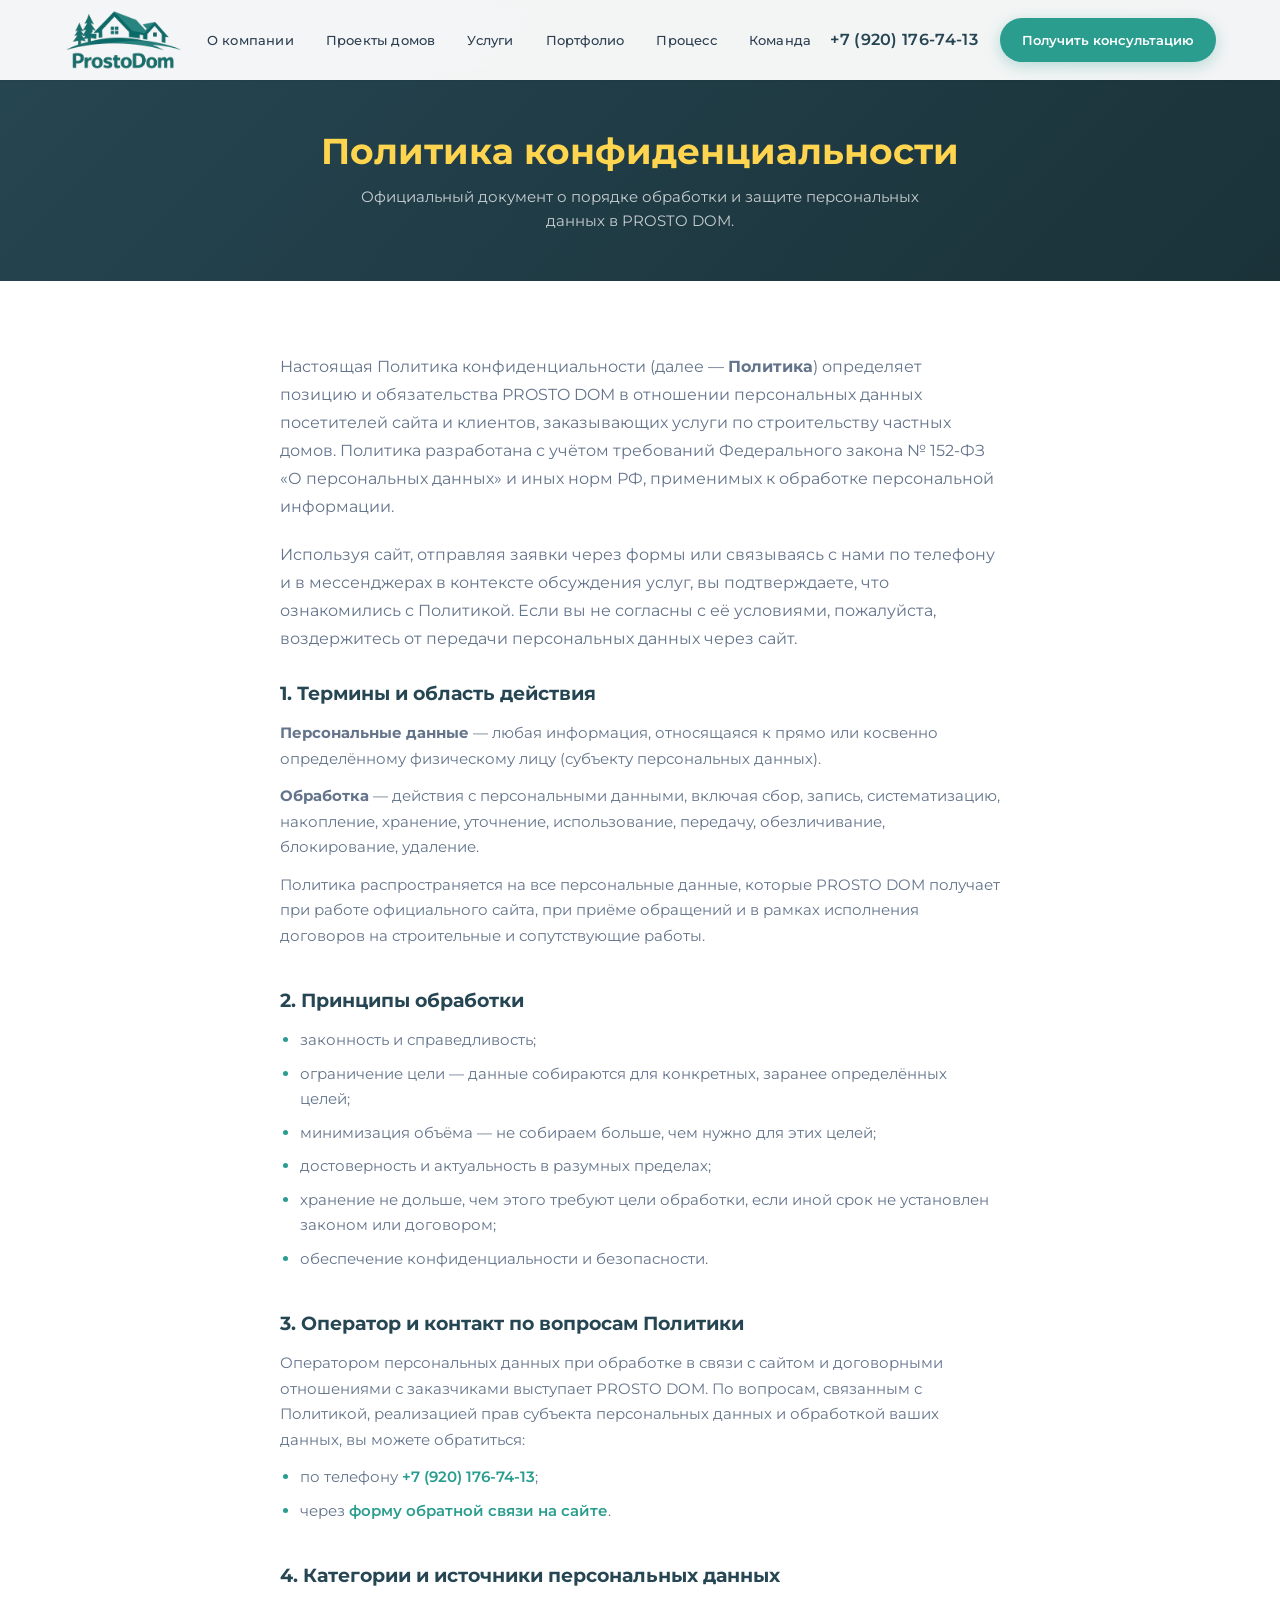
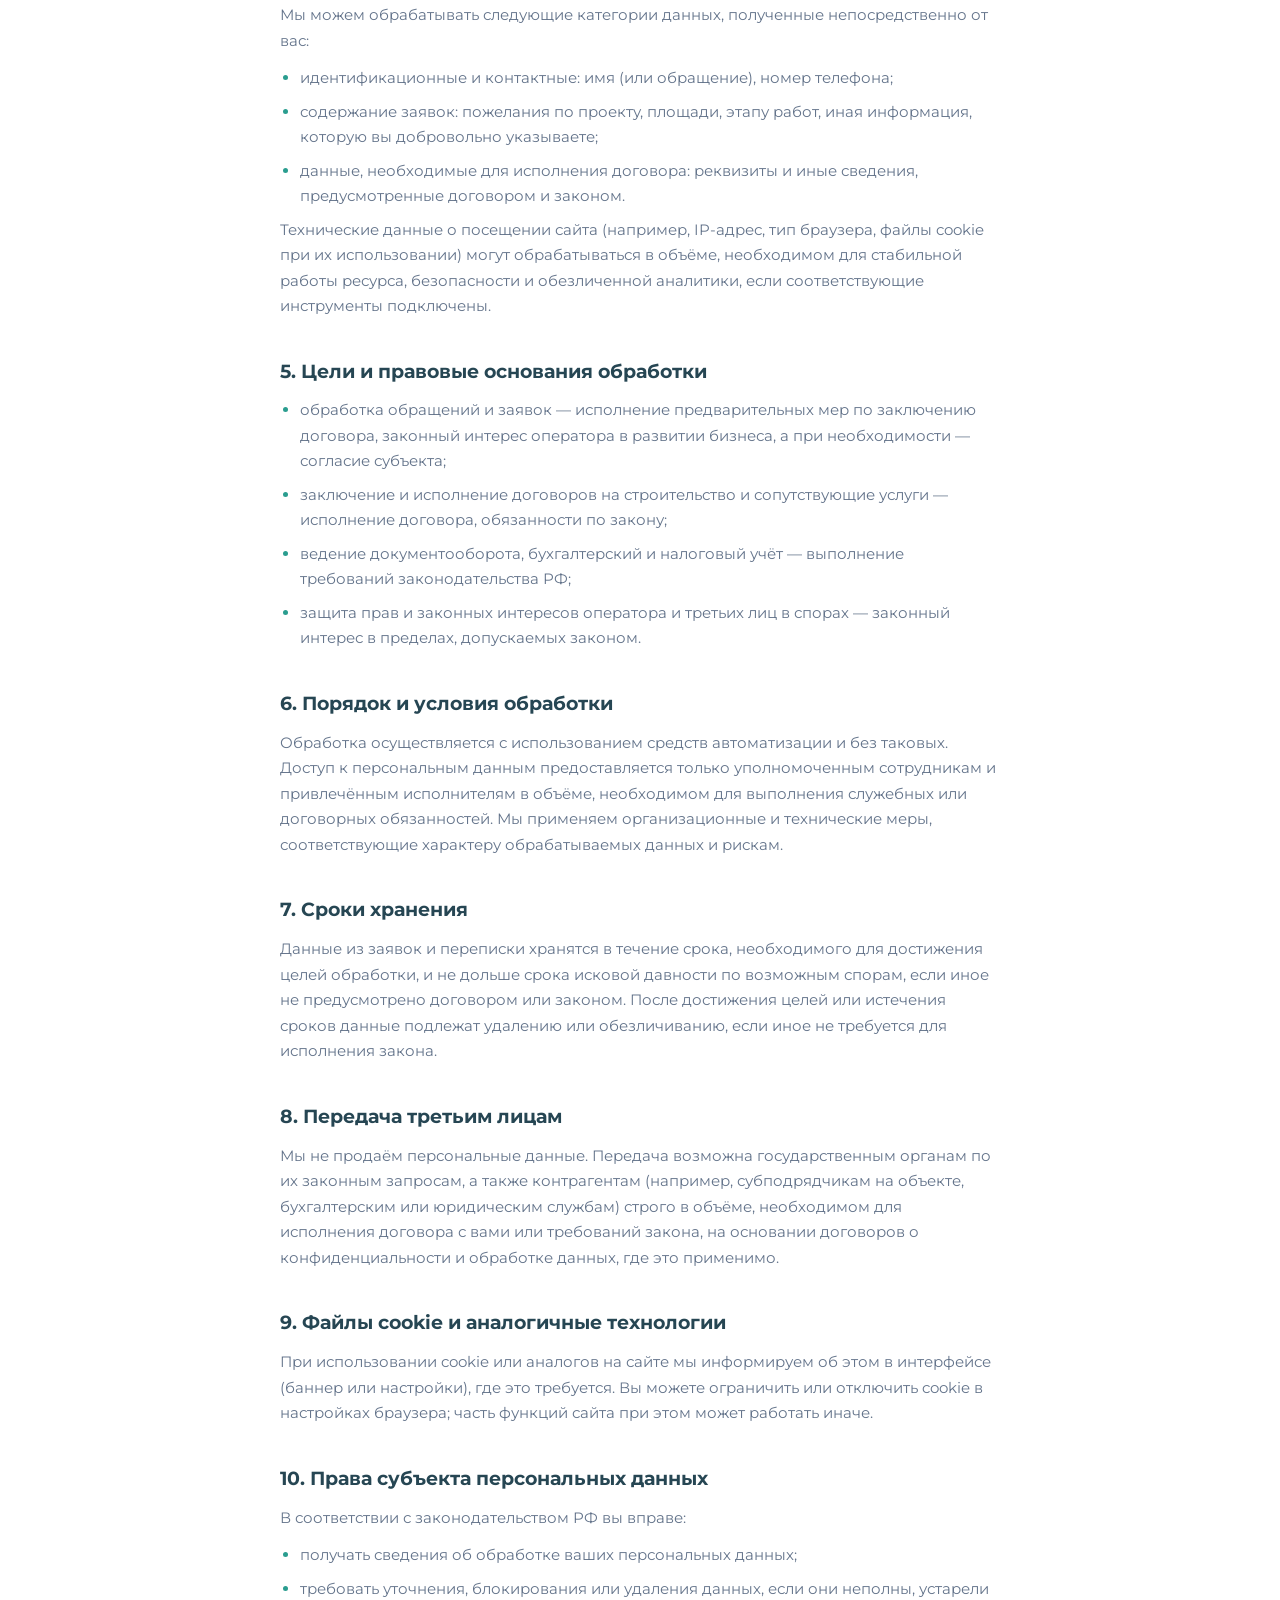
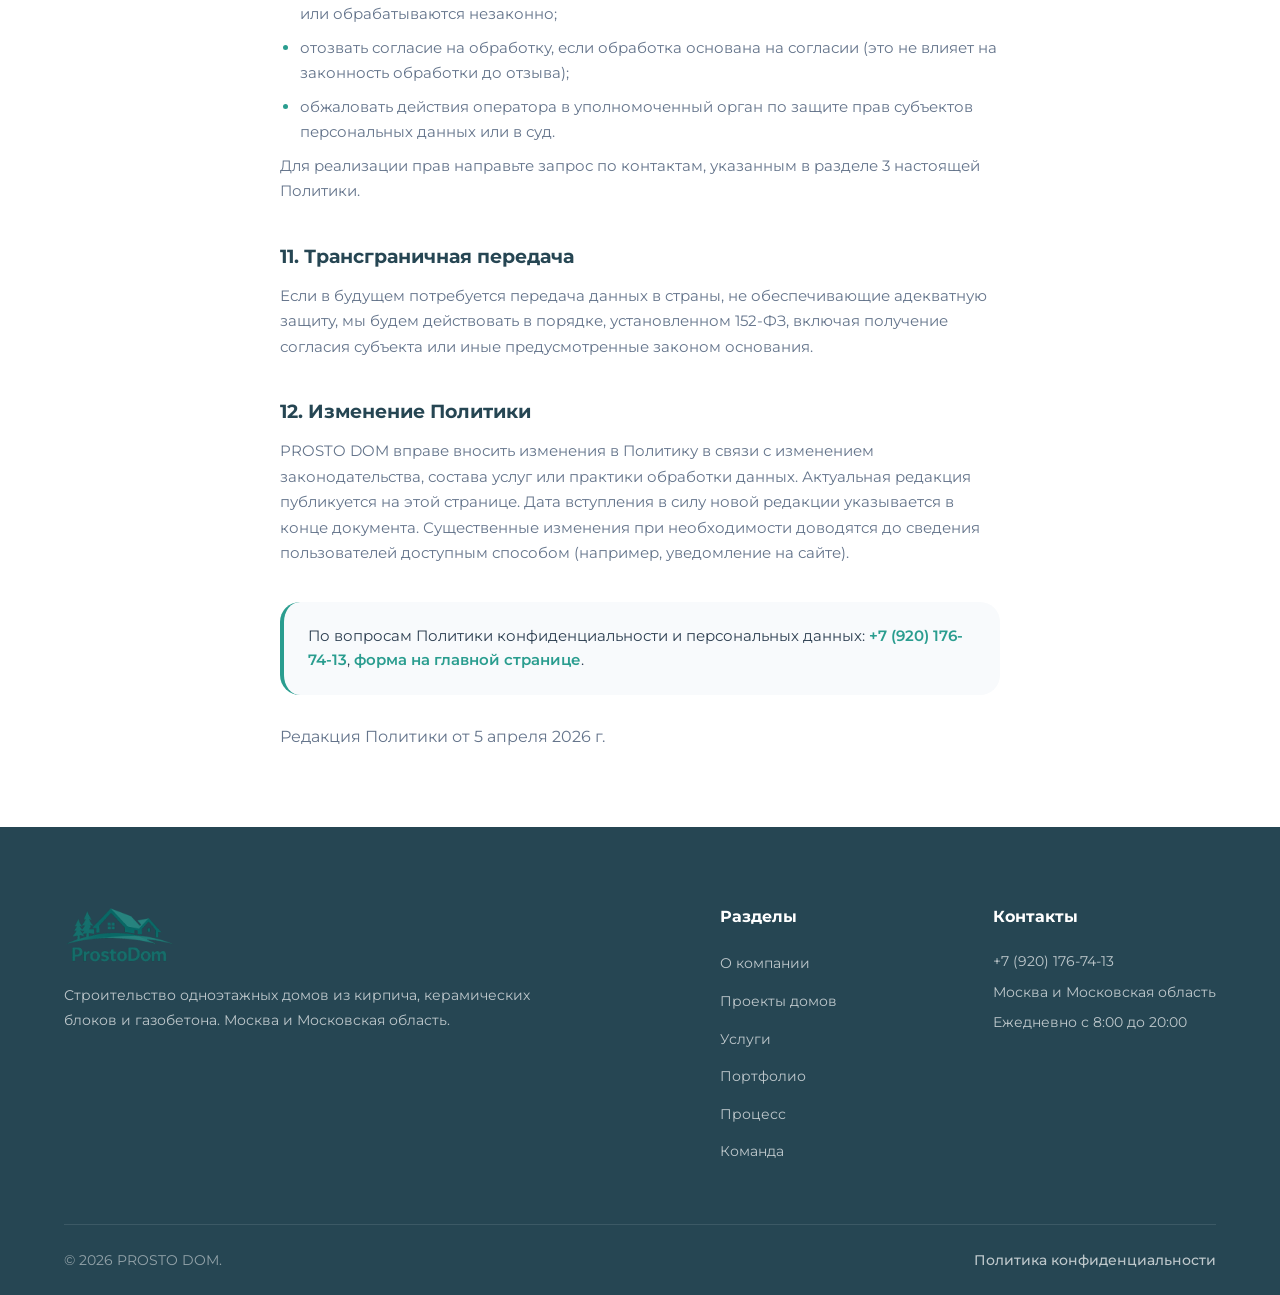
<file: pages/privacy.html>
<!DOCTYPE html>
<html lang="ru">
<head>
    <meta charset="UTF-8">
    <meta name="viewport" content="width=device-width, initial-scale=1.0, viewport-fit=cover">
    <title>Политика конфиденциальности | PROSTO DOM</title>
    <link rel="icon" href="../assets/images/favicon-tab.png" type="image/png">
    <link rel="apple-touch-icon" href="../assets/images/favicon-tab.png">
    <link rel="preconnect" href="https://fonts.googleapis.com">
    <link rel="preconnect" href="https://fonts.gstatic.com" crossorigin>
    <link href="https://fonts.googleapis.com/css2?family=Montserrat:wght@300;400;500;600;700&display=swap" rel="stylesheet">
    <link rel="stylesheet" href="../assets/css/styles.css">
    <link rel="stylesheet" href="../assets/css/legal-page.css">
</head>
<body>
    <nav class="navbar">
        <div class="container">
            <div class="nav-wrapper">
                <a href="../index.html" class="logo">
                    <img src="../assets/images/logo.png" alt="PROSTO DOM" class="logo-img">
                </a>
                <ul class="nav-menu">
                    <li><a href="about.html" class="nav-link">О компании</a></li>
                    <li><a href="../index.html#products" class="nav-link">Проекты домов</a></li>
                    <li><a href="services.html" class="nav-link">Услуги</a></li>
                    <li><a href="../index.html#gallery" class="nav-link">Портфолио</a></li>
                    <li><a href="../index.html#payment" class="nav-link">Процесс</a></li>
                    <li><a href="team.html" class="nav-link">Команда</a></li>
                </ul>
                <div class="nav-end">
                    <a href="tel:+79201767413" class="nav-phone">+7 (920) 176-74-13</a>
                    <a href="../index.html#contact" class="btn btn-primary">Получить консультацию</a>
                    <button type="button" class="mobile-menu-btn">
                        <span></span>
                        <span></span>
                        <span></span>
                    </button>
                </div>
            </div>
        </div>
    </nav>

    <header class="legal-hero">
        <div class="container">
            <h1>Политика конфиденциальности</h1>
            <p>Официальный документ о порядке обработки и защите персональных данных в PROSTO DOM.</p>
        </div>
    </header>

    <main class="legal-doc">
        <div class="container">
            <div class="legal-doc-inner">
                <p class="legal-policy-lead">
                    Настоящая Политика конфиденциальности (далее — <strong>Политика</strong>) определяет позицию и обязательства PROSTO DOM
                    в отношении персональных данных посетителей сайта и клиентов, заказывающих услуги по строительству частных домов.
                    Политика разработана с учётом требований Федерального закона № 152-ФЗ «О персональных данных» и иных норм РФ,
                    применимых к обработке персональной информации.
                </p>
                <p>
                    Используя сайт, отправляя заявки через формы или связываясь с нами по телефону и в мессенджерах в контексте обсуждения услуг,
                    вы подтверждаете, что ознакомились с Политикой. Если вы не согласны с её условиями, пожалуйста, воздержитесь от передачи персональных данных через сайт.
                </p>

                <section class="legal-section">
                    <h2>1. Термины и область действия</h2>
                    <p>
                        <strong>Персональные данные</strong> — любая информация, относящаяся к прямо или косвенно определённому физическому лицу (субъекту персональных данных).
                    </p>
                    <p>
                        <strong>Обработка</strong> — действия с персональными данными, включая сбор, запись, систематизацию, накопление, хранение, уточнение, использование, передачу, обезличивание, блокирование, удаление.
                    </p>
                    <p>
                        Политика распространяется на все персональные данные, которые PROSTO DOM получает при работе официального сайта, при приёме обращений и в рамках исполнения договоров на строительные и сопутствующие работы.
                    </p>
                </section>

                <section class="legal-section">
                    <h2>2. Принципы обработки</h2>
                    <ul>
                        <li>законность и справедливость;</li>
                        <li>ограничение цели — данные собираются для конкретных, заранее определённых целей;</li>
                        <li>минимизация объёма — не собираем больше, чем нужно для этих целей;</li>
                        <li>достоверность и актуальность в разумных пределах;</li>
                        <li>хранение не дольше, чем этого требуют цели обработки, если иной срок не установлен законом или договором;</li>
                        <li>обеспечение конфиденциальности и безопасности.</li>
                    </ul>
                </section>

                <section class="legal-section">
                    <h2>3. Оператор и контакт по вопросам Политики</h2>
                    <p>
                        Оператором персональных данных при обработке в связи с сайтом и договорными отношениями с заказчиками выступает PROSTO DOM.
                        По вопросам, связанным с Политикой, реализацией прав субъекта персональных данных и обработкой ваших данных, вы можете обратиться:
                    </p>
                    <ul>
                        <li>по телефону <a href="tel:+79201767413">+7 (920) 176-74-13</a>;</li>
                        <li>через <a href="../index.html#contact">форму обратной связи на сайте</a>.</li>
                    </ul>
                </section>

                <section class="legal-section">
                    <h2>4. Категории и источники персональных данных</h2>
                    <p>Мы можем обрабатывать следующие категории данных, полученные непосредственно от вас:</p>
                    <ul>
                        <li>идентификационные и контактные: имя (или обращение), номер телефона;</li>
                        <li>содержание заявок: пожелания по проекту, площади, этапу работ, иная информация, которую вы добровольно указываете;</li>
                        <li>данные, необходимые для исполнения договора: реквизиты и иные сведения, предусмотренные договором и законом.</li>
                    </ul>
                    <p>
                        Технические данные о посещении сайта (например, IP-адрес, тип браузера, файлы cookie при их использовании) могут обрабатываться
                        в объёме, необходимом для стабильной работы ресурса, безопасности и обезличенной аналитики, если соответствующие инструменты подключены.
                    </p>
                </section>

                <section class="legal-section">
                    <h2>5. Цели и правовые основания обработки</h2>
                    <ul>
                        <li>обработка обращений и заявок — исполнение предварительных мер по заключению договора, законный интерес оператора в развитии бизнеса, а при необходимости — согласие субъекта;</li>
                        <li>заключение и исполнение договоров на строительство и сопутствующие услуги — исполнение договора, обязанности по закону;</li>
                        <li>ведение документооборота, бухгалтерский и налоговый учёт — выполнение требований законодательства РФ;</li>
                        <li>защита прав и законных интересов оператора и третьих лиц в спорах — законный интерес в пределах, допускаемых законом.</li>
                    </ul>
                </section>

                <section class="legal-section">
                    <h2>6. Порядок и условия обработки</h2>
                    <p>
                        Обработка осуществляется с использованием средств автоматизации и без таковых. Доступ к персональным данным предоставляется только уполномоченным сотрудникам и привлечённым исполнителям в объёме,
                        необходимом для выполнения служебных или договорных обязанностей. Мы применяем организационные и технические меры, соответствующие характеру обрабатываемых данных и рискам.
                    </p>
                </section>

                <section class="legal-section">
                    <h2>7. Сроки хранения</h2>
                    <p>
                        Данные из заявок и переписки хранятся в течение срока, необходимого для достижения целей обработки, и не дольше срока исковой давности по возможным спорам,
                        если иное не предусмотрено договором или законом. После достижения целей или истечения сроков данные подлежат удалению или обезличиванию, если иное не требуется для исполнения закона.
                    </p>
                </section>

                <section class="legal-section">
                    <h2>8. Передача третьим лицам</h2>
                    <p>
                        Мы не продаём персональные данные. Передача возможна государственным органам по их законным запросам, а также контрагентам (например, субподрядчикам на объекте, бухгалтерским или юридическим службам)
                        строго в объёме, необходимом для исполнения договора с вами или требований закона, на основании договоров о конфиденциальности и обработке данных, где это применимо.
                    </p>
                </section>

                <section class="legal-section">
                    <h2>9. Файлы cookie и аналогичные технологии</h2>
                    <p>
                        При использовании cookie или аналогов на сайте мы информируем об этом в интерфейсе (баннер или настройки), где это требуется.
                        Вы можете ограничить или отключить cookie в настройках браузера; часть функций сайта при этом может работать иначе.
                    </p>
                </section>

                <section class="legal-section">
                    <h2>10. Права субъекта персональных данных</h2>
                    <p>В соответствии с законодательством РФ вы вправе:</p>
                    <ul>
                        <li>получать сведения об обработке ваших персональных данных;</li>
                        <li>требовать уточнения, блокирования или удаления данных, если они неполны, устарели или обрабатываются незаконно;</li>
                        <li>отозвать согласие на обработку, если обработка основана на согласии (это не влияет на законность обработки до отзыва);</li>
                        <li>обжаловать действия оператора в уполномоченный орган по защите прав субъектов персональных данных или в суд.</li>
                    </ul>
                    <p>Для реализации прав направьте запрос по контактам, указанным в разделе 3 настоящей Политики.</p>
                </section>

                <section class="legal-section">
                    <h2>11. Трансграничная передача</h2>
                    <p>
                        Если в будущем потребуется передача данных в страны, не обеспечивающие адекватную защиту, мы будем действовать в порядке, установленном 152-ФЗ,
                        включая получение согласия субъекта или иные предусмотренные законом основания.
                    </p>
                </section>

                <section class="legal-section">
                    <h2>12. Изменение Политики</h2>
                    <p>
                        PROSTO DOM вправе вносить изменения в Политику в связи с изменением законодательства, состава услуг или практики обработки данных.
                        Актуальная редакция публикуется на этой странице. Дата вступления в силу новой редакции указывается в конце документа.
                        Существенные изменения при необходимости доводятся до сведения пользователей доступным способом (например, уведомление на сайте).
                    </p>
                </section>

                <div class="legal-contact-box">
                    <p>
                        По вопросам Политики конфиденциальности и персональных данных: <a href="tel:+79201767413">+7 (920) 176-74-13</a>,
                        <a href="../index.html#contact">форма на главной странице</a>.
                    </p>
                </div>

                <p class="legal-updated">Редакция Политики от 5 апреля 2026 г.</p>
            </div>
        </div>
    </main>

    <footer class="footer">
        <div class="container">
            <div class="footer-content">
                <div class="footer-brand">
                    <a href="../index.html" class="logo">
                        <img src="../assets/images/logo.png" alt="PROSTO DOM" class="logo-img">
                    </a>
                    <p>Строительство одноэтажных домов из кирпича, керамических блоков и газобетона. Москва и Московская область.</p>
                </div>
                <div class="footer-links">
                    <h4>Разделы</h4>
                    <ul>
                        <li><a href="about.html">О компании</a></li>
                        <li><a href="../index.html#products">Проекты домов</a></li>
                        <li><a href="services.html">Услуги</a></li>
                        <li><a href="../index.html#gallery">Портфолио</a></li>
                        <li><a href="../index.html#payment">Процесс</a></li>
                        <li><a href="team.html">Команда</a></li>
                    </ul>
                </div>
                <div class="footer-contact">
                    <h4>Контакты</h4>
                    <p>+7 (920) 176-74-13</p>
                    <p>Москва и Московская область</p>
                    <p>Ежедневно с 8:00 до 20:00</p>
                </div>
            </div>
            <div class="footer-bottom">
                <p>© 2026 PROSTO DOM.</p>
                <a href="privacy.html" class="footer-bottom-link">Политика конфиденциальности</a>
            </div>
        </div>
    </footer>

    <script src="../assets/js/script.js"></script>
</body>
</html>
</file>
<file: assets/css/styles.css>
:root {
    --primary: #2A9D8F;
    --primary-dark: #21867a;
    --primary-light: #e8f6f5;
    --secondary: #264653;
    --accent: #ffd54f;
    --text: #2c3e50;
    --text-light: #64748b;
    --white: #ffffff;
    --gray-50: #f8fafc;
    --gray-100: #f1f5f9;
    --gray-200: #e2e8f0;
    --shadow-sm: 0 1px 2px 0 rgb(0 0 0 / 0.05);
    --shadow: 0 4px 6px -1px rgb(0 0 0 / 0.1), 0 2px 4px -2px rgb(0 0 0 / 0.1);
    --shadow-lg: 0 10px 15px -3px rgb(0 0 0 / 0.1), 0 4px 6px -4px rgb(0 0 0 / 0.1);
    --shadow-xl: 0 20px 25px -5px rgb(0 0 0 / 0.1), 0 8px 10px -6px rgb(0 0 0 / 0.1);
    --radius: 12px;
    --radius-lg: 20px;
    --transition: all 0.3s cubic-bezier(0.4, 0, 0.2, 1);
}

* {
    margin: 0;
    padding: 0;
    box-sizing: border-box;
}

html {
    scroll-behavior: smooth;
    -webkit-text-size-adjust: 100%;
    text-size-adjust: 100%;
}

body {
    font-family: 'Montserrat', sans-serif;
    color: var(--text);
    line-height: 1.6;
    background-color: var(--white);
    overflow-x: hidden;
}

body.nav-open {
    overflow: hidden;
}

.container {
    max-width: 1200px;
    margin: 0 auto;
    padding: 0 clamp(16px, 4vw, 24px);
    padding-left: max(clamp(16px, 4vw, 24px), env(safe-area-inset-left, 0px));
    padding-right: max(clamp(16px, 4vw, 24px), env(safe-area-inset-right, 0px));
}

h1, h2, h3, h4 {
    font-weight: 700;
    line-height: 1.2;
}

a {
    text-decoration: none;
    color: inherit;
    transition: var(--transition);
}

ul {
    list-style: none;
}

img {
    max-width: 100%;
    height: auto;
    display: block;
}

.btn {
    display: inline-flex;
    align-items: center;
    justify-content: center;
    padding: 12px 28px;
    font-size: 15px;
    font-weight: 600;
    border-radius: 50px;
    border: 2px solid transparent;
    cursor: pointer;
    transition: var(--transition);
    font-family: 'Montserrat', sans-serif;
}

.btn-primary {
    background-color: var(--primary);
    color: var(--white);
    box-shadow: 0 4px 15px rgba(42, 157, 143, 0.3);
}

.btn-primary:hover {
    background-color: var(--primary-dark);
    transform: translateY(-2px);
    box-shadow: 0 6px 20px rgba(42, 157, 143, 0.4);
}

.btn-accent {
    background-color: var(--accent);
    color: var(--secondary);
    box-shadow: 0 4px 15px rgba(255, 213, 79, 0.35);
}

.btn-accent:hover {
    background-color: #e6b82e;
    transform: translateY(-2px);
    box-shadow: 0 6px 20px rgba(255, 213, 79, 0.45);
}

.btn-outline {
    background-color: transparent;
    color: var(--primary);
    border-color: var(--primary);
}

.btn-outline:hover {
    background-color: var(--primary);
    color: var(--white);
}

.btn-large {
    padding: 16px 36px;
    font-size: 16px;
}

.btn-full {
    width: 100%;
}

.section-header {
    text-align: center;
    margin-bottom: 60px;
}

.section-header.left {
    text-align: left;
}

.section-header.light {
    color: var(--white);
}

.section-subtitle {
    display: inline-block;
    font-size: 14px;
    font-weight: 600;
    text-transform: uppercase;
    letter-spacing: 2px;
    color: var(--primary);
    margin-bottom: 12px;
}

.section-header.light .section-subtitle {
    color: var(--accent);
}

.section-title {
    font-size: 42px;
    color: var(--secondary);
    line-height: 1.2;
    overflow-wrap: anywhere;
    text-wrap: balance;
}

.contact-title-visible {
    color: #ffffff !important;
    text-shadow: 0 2px 4px rgba(0,0,0,0.3);
    font-weight: 700;
}

.section-header.light .section-title {
    color: var(--white);
}

.navbar {
    position: fixed;
    top: 0;
    left: 0;
    right: 0;
    background: rgba(255, 255, 255, 0.95);
    backdrop-filter: blur(10px);
    z-index: 1000;
    box-shadow: var(--shadow-sm);
    transition: var(--transition);
    padding-top: env(safe-area-inset-top, 0px);
}

.nav-wrapper {
    display: flex;
    align-items: center;
    justify-content: space-between;
    height: 80px;
}

.logo {
    display: inline-flex;
    align-items: center;
    flex-shrink: 0;
    width: fit-content;
    max-width: 100%;
    vertical-align: middle;
}

.logo-img {
    display: block;
    height: 60px;
    width: auto;
    max-width: min(360px, 70vw);
    object-fit: contain;
    flex-shrink: 0;
}

.footer-brand .logo-img {
    height: 56px;
    max-width: min(340px, 75vw);
}

.nav-menu {
    display: flex;
    gap: 32px;
    align-items: center;
}

.nav-link {
    font-size: 13px;
    font-weight: 500;
    color: var(--text);
    position: relative;
    letter-spacing: 0.2px;
    white-space: nowrap;
}

.nav-link::after {
    content: '';
    position: absolute;
    bottom: -4px;
    left: 0;
    width: 0;
    height: 2px;
    background-color: var(--primary);
    transition: var(--transition);
}

.nav-link:hover::after {
    width: 100%;
}

.nav-end {
    display: flex;
    align-items: center;
    gap: 16px;
    flex-shrink: 0;
}

.nav-phone {
    font-size: 16px;
    font-weight: 600;
    color: var(--secondary);
    white-space: nowrap;
    letter-spacing: 0.02em;
    transform: translateX(-6px);
}

.nav-phone:hover {
    color: var(--primary);
}

.nav-wrapper .btn {
    flex-shrink: 0;
    padding: 10px 20px;
    font-size: 13px;
}

.mobile-menu-btn {
    display: none;
    flex-direction: column;
    gap: 5px;
    background: none;
    border: none;
    cursor: pointer;
    padding: 5px;
}

.mobile-menu-btn span {
    display: block;
    width: 25px;
    height: 2px;
    background-color: var(--secondary);
    transition: var(--transition);
    transform-origin: center;
}

.mobile-menu-btn.active span:nth-child(1) {
    transform: translateY(7px) rotate(45deg);
}

.mobile-menu-btn.active span:nth-child(2) {
    opacity: 0;
    transform: scaleX(0);
}

.mobile-menu-btn.active span:nth-child(3) {
    transform: translateY(-7px) rotate(-45deg);
}

.hero {
    padding: 160px 0 100px;
    position: relative;
    overflow: hidden;
    min-height: 100vh;
    display: flex;
    align-items: center;
    justify-content: center;
    background: linear-gradient(135deg, #f0f9f7 0%, #e8f4f2 50%, #f5fafa 100%);
}

.hero .container {
    max-width: 100%;
    padding: 0 60px;
}

.hero-content {
    display: grid;
    grid-template-columns: 1fr 3fr;
    gap: 80px;
    align-items: center;
    position: relative;
    z-index: 10;
    max-width: 1600px;
    margin: 0 auto;
}

.hero-text {
    text-align: left;
}

.hero-title {
    font-size: 52px;
    color: var(--secondary);
    margin-bottom: 24px;
    line-height: 1.15;
    text-align: left;
    overflow-wrap: anywhere;
    text-wrap: balance;
}

.hero-title .accent {
    color: var(--primary);
}

.hero-description {
    font-size: 17px;
    color: var(--text-light);
    margin-bottom: 32px;
    max-width: 480px;
    text-align: left;
    line-height: 1.7;
}

.hero-buttons {
    display: flex;
    gap: 16px;
    margin-bottom: 48px;
    justify-content: flex-start;
    flex-wrap: nowrap;
}

.hero-buttons .btn {
    white-space: nowrap;
    flex-shrink: 0;
}

.hero-stats {
    display: grid;
    grid-template-columns: repeat(3, minmax(0, 1fr));
    gap: clamp(10px, 3vw, 48px);
    width: 100%;
}

.stat-item {
    display: flex;
    flex-direction: column;
    align-items: flex-start;
    text-align: left;
    min-width: 0;
}

.stat-number {
    font-size: clamp(22px, 4.5vw, 36px);
    font-weight: 700;
    color: var(--primary);
    line-height: 1;
}

.stat-label {
    font-size: clamp(10px, 2.4vw, 14px);
    color: var(--text-light);
    margin-top: 6px;
    line-height: 1.25;
    hyphens: auto;
}

.hero-image {
    position: relative;
    margin: 0 auto;
    max-width: 100%;
}

.hero-image-frame {
    border-radius: var(--radius-lg);
    overflow: hidden;
    box-shadow: var(--shadow-xl);
}

.hero-image-frame img {
    width: 100%;
    height: 450px;
    object-fit: cover;
    display: block;
    border-radius: var(--radius-lg);
}

.floating-card {
    position: absolute;
    bottom: clamp(20px, 4vw, 32px);
    right: clamp(12px, 3vw, 28px);
    left: auto;
    background: var(--white);
    padding: 18px 22px;
    border-radius: var(--radius);
    box-shadow: var(--shadow-lg);
    display: flex;
    align-items: center;
    gap: 12px;
    z-index: 10;
    width: auto;
    max-width: min(300px, 46vw);
    box-sizing: border-box;
}

@media (max-width: 900px) {
    .hero-image {
        display: flex;
        flex-direction: column-reverse;
        gap: 20px;
        align-items: stretch;
    }

    .floating-card {
        position: relative;
        bottom: auto;
        right: auto;
        left: auto;
        width: 100%;
        max-width: none;
        z-index: 1;
    }
}

.floating-card span {
    font-size: 14px;
    color: var(--text-light);
    line-height: 1.4;
}

.floating-card strong {
    color: var(--primary);
    font-size: 18px;
}

.hero-scroll {
    position: absolute;
    bottom: 28px;
    left: 50%;
    transform: translateX(-50%);
    z-index: 20;
    display: flex;
    align-items: center;
    justify-content: center;
    text-decoration: none;
    color: var(--primary);
    transition: color 0.25s ease, opacity 0.25s ease;
}

.hero-scroll:hover {
    color: var(--primary-dark);
    opacity: 1;
}

.hero-scroll:focus-visible {
    outline: 2px solid var(--primary);
    outline-offset: 8px;
    border-radius: 4px;
}

.hero-scroll-chevron {
    display: block;
    animation: heroScrollNudge 2.2s ease-in-out infinite;
}

@keyframes heroScrollNudge {
    0%, 100% { transform: translateY(0); }
    50% { transform: translateY(8px); }
}

.about {
    position: relative;
    z-index: 2;
    padding: 100px 0;
    background-color: var(--white);
}

.about-grid {
    display: grid;
    grid-template-columns: 1fr 1fr;
    gap: 80px;
    align-items: center;
}

.about-image-wrapper {
    display: flex;
    flex-direction: column;
    gap: 16px;
}

.about-image {
    position: relative;
    border-radius: var(--radius-lg);
    overflow: hidden;
    isolation: isolate;
}

.about-image img {
    width: 100%;
    height: 500px;
    object-fit: cover;
    border-radius: var(--radius-lg);
    display: block;
}

.about-hero-title {
    max-width: 22em;
    margin-left: auto;
    margin-right: auto;
    text-wrap: balance;
}

.experience-badge {
    position: absolute;
    bottom: 20px;
    left: 20px;
    background: var(--primary);
    color: var(--white);
    padding: 12px 18px;
    border-radius: var(--radius);
    text-align: center;
    z-index: 2;
    display: flex;
    flex-direction: column;
    align-items: center;
    justify-content: center;
    gap: 2px;
    box-sizing: border-box;
}

.about-history-btn {
    align-self: center;
    padding: 12px 24px;
    font-size: 14px;
    border-color: var(--primary);
    color: var(--primary);
}

.about-history-btn:hover {
    background: var(--primary);
    color: var(--white);
}

.exp-number {
    display: block;
    font-size: 48px;
    font-weight: 700;
    line-height: 1;
}

.exp-text {
    font-size: 14px;
    font-weight: 500;
    opacity: 0.9;
}

.about-content h3 {
    font-size: 28px;
    color: var(--secondary);
    margin-bottom: 20px;
}

.about-content > p {
    color: var(--text-light);
    margin-bottom: 32px;
    font-size: 16px;
}

.about-content > .materials-intro {
    color: var(--primary);
    font-weight: 500;
    margin-bottom: 24px;
    margin-top: 16px;
}

.features-list {
    display: flex;
    flex-direction: column;
    gap: 24px;
}

.feature-item {
    display: flex;
    gap: 16px;
    align-items: flex-start;
}

.feature-icon {
    flex-shrink: 0;
    width: 48px;
    height: 48px;
    background: var(--primary-light);
    border-radius: 12px;
    display: flex;
    align-items: center;
    justify-content: center;
}

.feature-num {
    font-size: 17px;
    font-weight: 700;
    font-variant-numeric: tabular-nums;
    letter-spacing: 0.02em;
    color: var(--primary);
}

.feature-text h4 {
    font-size: 18px;
    color: var(--secondary);
    margin-bottom: 4px;
}

.feature-text p {
    font-size: 14px;
    color: var(--text-light);
}

.products {
    padding: 100px 0;
    background-color: var(--gray-50);
}

.products-grid {
    display: grid;
    grid-template-columns: repeat(3, 1fr);
    gap: 30px;
}

.product-card.full-width {
    grid-column: 1 / -1;
    display: grid;
    grid-template-columns: 0.5fr 1fr;
    gap: 0;
    max-height: 300px;
    overflow: hidden;
}

.product-card.full-width .product-image {
    height: 300px;
    min-height: unset;
}

.product-card.full-width .product-image img {
    height: 300px;
    min-height: unset;
    width: 100%;
    object-fit: contain;
    object-position: center;
    background: #f0f0f0;
}

.product-card.full-width .product-content {
    display: flex;
    flex-direction: column;
    justify-content: center;
    padding: 6px 14px;
}

.product-card.full-width h3 {
    font-size: 22px;
    color: var(--secondary);
    margin-bottom: 12px;
}

.product-card.full-width p {
    display: block;
    font-size: 14px;
    margin-bottom: 14px;
    line-height: 1.6;
    color: var(--text-light);
}

.product-card.full-width .full-width-desc {
    font-size: 14px;
    font-weight: 400;
    line-height: 1.6;
    color: var(--text-light);
    margin-bottom: 14px;
}

.product-card.full-width .product-specs {
    display: none;
}

.product-card.full-width .product-footer {
    margin-top: 2px;
}

.product-card.full-width .product-price {
    font-size: 17px;
    font-weight: 700;
    color: var(--primary);
}

.product-card {
    background: var(--white);
    border-radius: var(--radius-lg);
    overflow: hidden;
    box-shadow: var(--shadow);
    transition: var(--transition);
}

.product-card:hover {
    transform: translateY(-10px);
    box-shadow: var(--shadow-xl);
}

.product-card.featured {
    transform: scale(1.05);
    box-shadow: var(--shadow-xl);
    border: 2px solid var(--accent);
}

.product-card.featured:hover {
    transform: scale(1.05) translateY(-10px);
}

.product-image {
    position: relative;
    height: 240px;
    overflow: hidden;
}

.product-image img {
    width: 100%;
    height: 100%;
    object-fit: cover;
    transition: var(--transition);
}

.product-card:hover .product-image img {
    transform: scale(1.1);
}

.product-badge {
    position: absolute;
    top: 16px;
    left: 16px;
    background: var(--primary);
    color: var(--white);
    padding: 6px 14px;
    border-radius: 20px;
    font-size: 12px;
    font-weight: 600;
    text-transform: uppercase;
}

.product-badge.premium {
    background: var(--accent);
    color: var(--secondary);
}

.product-badge.green {
    background: var(--primary);
    color: var(--white);
}

.product-content {
    padding: 28px;
}

.product-content h3 {
    font-size: 22px;
    color: var(--secondary);
    margin-bottom: 12px;
}

.product-content > p {
    font-size: 14px;
    color: var(--text-light);
    margin-bottom: 20px;
    line-height: 1.6;
}

.product-specs {
    margin-bottom: 24px;
}

.product-specs li {
    display: flex;
    align-items: center;
    gap: 8px;
    font-size: 14px;
    color: var(--text);
    margin-bottom: 8px;
}

.product-footer {
    display: flex;
    align-items: center;
    justify-content: space-between;
    flex-wrap: wrap;
    gap: 12px;
    padding-top: 20px;
    border-top: 1px solid var(--gray-200);
}

.product-price {
    font-size: 17px;
    font-weight: 700;
    color: var(--primary);
}

.product-footer .btn {
    padding: 10px 20px;
    font-size: 13px;
}

.advantages {
    padding: 100px 0;
    background: linear-gradient(135deg, var(--secondary) 0%, #1a3238 100%);
    position: relative;
    overflow: hidden;
}

.advantages::before {
    content: '';
    position: absolute;
    top: 0;
    left: 0;
    right: 0;
    bottom: 0;
    background: url("data:image/svg+xml,%3Csvg width='60' height='60' viewBox='0 0 60 60' xmlns='http://www.w3.org/2000/svg'%3E%3Cg fill='none' fill-rule='evenodd'%3E%3Cg fill='%232A9D8F' fill-opacity='0.05'%3E%3Cpath d='M36 34v-4h-2v4h-4v2h4v4h2v-4h4v-2h-4zm0-30V0h-2v4h-4v2h4v4h2V6h4V4h-4zM6 34v-4H4v4H0v2h4v4h2v-4h4v-2H6zM6 4V0H4v4H0v2h4v4h2V6h4V4H6z'/%3E%3C/g%3E%3C/g%3E%3C/svg%3E");
    opacity: 0.5;
    pointer-events: none;
}

.advantages-grid {
    display: grid;
    grid-template-columns: repeat(4, 1fr);
    gap: 30px;
    position: relative;
    z-index: 1;
}

.advantages-footer {
    display: flex;
    justify-content: center;
    margin-top: 50px;
}

.advantage-card {
    background: rgba(255, 255, 255, 0.05);
    backdrop-filter: blur(10px);
    border: 1px solid rgba(255, 255, 255, 0.1);
    border-radius: var(--radius);
    padding: 40px 28px;
    text-align: center;
    transition: var(--transition);
    min-height: 280px;
    display: flex;
    flex-direction: column;
    align-items: center;
}

.advantage-card:hover {
    background: rgba(255, 255, 255, 0.1);
    transform: translateY(-5px);
}

.advantage-icon {
    width: 64px;
    height: 64px;
    background: var(--primary);
    border-radius: 50%;
    display: flex;
    align-items: center;
    justify-content: center;
    margin: 0 auto 24px;
    color: var(--white);
    flex-shrink: 0;
}

.advantage-card h3 {
    font-size: 20px;
    color: var(--white);
    margin-bottom: 12px;
}

.advantage-card p {
    font-size: 14px;
    color: rgba(255, 255, 255, 0.7);
    line-height: 1.6;
}

.gallery {
    padding: 100px 0;
    background-color: var(--white);
}

.gallery .container {
    display: flex;
    flex-direction: column;
}

.gallery-horizontal {
    display: grid;
    grid-template-columns: 2fr 1fr 1fr;
    gap: 20px;
    align-items: start;
}

.gallery-first-column {
    display: flex;
    flex-direction: column;
    gap: 16px;
    min-width: 0;
}

.gallery-item-large {
    position: relative;
    height: 500px;
    border-radius: var(--radius);
    overflow: hidden;
}

.gallery-item-large-visual {
    position: relative;
    height: 100%;
    cursor: pointer;
}

.gallery-item-large-visual img {
    width: 100%;
    height: 100%;
    object-fit: cover;
    transition: var(--transition);
}

.gallery-item-cta {
    align-self: center;
}

.gallery-footer-cta {
    display: flex;
    justify-content: center;
    margin-top: 36px;
    padding-top: 8px;
    flex-shrink: 0;
}

.gallery-footer-cta .gallery-item-cta {
    width: 100%;
    max-width: 420px;
    justify-content: center;
    box-sizing: border-box;
}

.gallery-column {
    display: flex;
    flex-direction: column;
    gap: 20px;
    height: 500px;
}

.gallery-item-small {
    position: relative;
    border-radius: var(--radius);
    overflow: hidden;
    cursor: pointer;
    flex: 1 1 calc(50% - 10px);
    min-height: 232px;
    height: calc(50% - 10px);
}

.gallery-item-small img {
    width: 100%;
    height: 100%;
    object-fit: cover;
    transition: var(--transition);
}

.gallery-item-large-visual:hover img,
.gallery-item-small:hover img {
    transform: scale(1.05);
}

.gallery-label {
    position: absolute;
    bottom: 0;
    left: 0;
    right: 0;
    background: linear-gradient(to top, rgba(0,0,0,0.85) 0%, rgba(0,0,0,0.4) 60%, transparent 100%);
    padding: 35px 20px 20px;
    color: var(--white);
    opacity: 1;
    transition: var(--transition);
}

.gallery-item-large-visual:hover .gallery-label,
.gallery-item-small:hover .gallery-label {
    background: linear-gradient(to top, rgba(0,0,0,0.95) 0%, rgba(0,0,0,0.6) 70%, transparent 100%);
    padding-bottom: 25px;
}

.gallery-label-title {
    display: block;
    font-size: 16px;
    font-weight: 600;
    margin-bottom: 4px;
}

.gallery-label-desc {
    display: block;
    font-size: 13px;
    color: rgba(255,255,255,0.85);
}

.contact {
    padding: 100px 0;
    background-color: var(--gray-50);
}

.contact-wrapper {
    display: grid;
    grid-template-columns: 1.2fr 0.8fr;
    gap: 40px;
    background: var(--white);
    border-radius: var(--radius-lg);
    overflow: hidden;
    box-shadow: var(--shadow-lg);
}

.contact-info {
    padding: 60px;
    background: linear-gradient(135deg, var(--secondary) 0%, #1a3238 100%);
    color: var(--white);
}

.contact-description {
    color: rgba(255, 255, 255, 0.8);
    margin-bottom: 40px;
    line-height: 1.8;
}

.contact-details {
    display: flex;
    flex-direction: column;
    gap: 24px;
}

.contact-item {
    display: flex;
    align-items: center;
    gap: 16px;
}

.contact-icon {
    width: 48px;
    height: 48px;
    background: rgba(255, 255, 255, 0.1);
    border-radius: 12px;
    display: flex;
    align-items: center;
    justify-content: center;
    color: var(--primary);
    flex-shrink: 0;
}

.contact-text {
    display: flex;
    flex-direction: column;
}

.contact-text span {
    font-size: 13px;
    color: rgba(255, 255, 255, 0.6);
    margin-bottom: 2px;
}

.contact-text strong {
    font-size: 16px;
    color: var(--white);
    font-weight: 600;
}

.contact-form {
    padding: 60px 40px 60px 0;
    display: flex;
    flex-direction: column;
    justify-content: center;
}

.contact-form h3 {
    font-size: 28px;
    color: var(--secondary);
    margin-bottom: 32px;
}

.form-group {
    margin-bottom: 20px;
}

.form-group input,
.form-group select,
.form-group textarea {
    width: 100%;
    padding: 14px 18px;
    border: 2px solid var(--gray-200);
    border-radius: var(--radius);
    font-family: 'Montserrat', sans-serif;
    font-size: 15px;
    transition: var(--transition);
    background-color: var(--white);
}

.form-group select {
    appearance: none;
    -webkit-appearance: none;
    -moz-appearance: none;
    background-image: url("data:image/svg+xml,%3Csvg xmlns='http://www.w3.org/2000/svg' width='16' height='16' viewBox='0 0 24 24' fill='none' stroke='%232A9D8F' stroke-width='2'%3E%3Cpath d='M6 9l6 6 6-6'/%3E%3C/svg%3E");
    background-repeat: no-repeat;
    background-position: right 16px center;
    background-size: 16px;
    padding-right: 44px;
    cursor: pointer;
    transition: border-color 0.3s ease, box-shadow 0.3s ease;
}

/* Custom Select */
.custom-select {
    position: relative;
    width: 100%;
}

.custom-select-trigger {
    display: flex;
    align-items: center;
    justify-content: space-between;
    padding: 14px 18px;
    border: 2px solid var(--gray-200);
    border-radius: var(--radius);
    background-color: var(--white);
    cursor: pointer;
    transition: border-color 0.3s ease, box-shadow 0.3s ease;
    user-select: none;
}

.custom-select-trigger:hover {
    border-color: var(--primary);
}

.custom-select.open .custom-select-trigger {
    border-color: var(--primary);
    box-shadow: 0 0 0 3px rgba(42, 157, 143, 0.1);
}

.selected-text {
    font-size: 15px;
    color: var(--text-light);
    font-family: 'Montserrat', sans-serif;
}

.custom-select.has-value .selected-text {
    color: var(--text);
}

.select-arrow {
    transition: transform 0.3s cubic-bezier(0.4, 0, 0.2, 1);
    flex-shrink: 0;
    margin-left: 12px;
}

.custom-select.open .select-arrow {
    transform: rotate(180deg);
}

.custom-select-options {
    position: absolute;
    top: calc(100% + 6px);
    left: 0;
    right: 0;
    background: var(--white);
    border: 2px solid var(--gray-200);
    border-radius: var(--radius);
    box-shadow: 0 10px 30px rgba(0, 0, 0, 0.1);
    z-index: 100;
    overflow: hidden;
    max-height: 0;
    opacity: 0;
    transform: translateY(-8px);
    transition: max-height 0.35s cubic-bezier(0.4, 0, 0.2, 1),
                opacity 0.25s ease,
                transform 0.3s cubic-bezier(0.4, 0, 0.2, 1);
    pointer-events: none;
}

.custom-select.open .custom-select-options {
    max-height: 300px;
    opacity: 1;
    transform: translateY(0);
    pointer-events: auto;
}

.custom-option {
    padding: 12px 18px;
    font-size: 15px;
    font-family: 'Montserrat', sans-serif;
    color: var(--text);
    cursor: pointer;
    transition: background-color 0.2s ease, color 0.2s ease;
    text-align: left;
}

.custom-option:hover {
    background-color: var(--primary-light);
    color: var(--primary);
}

.custom-option.selected {
    background-color: var(--primary);
    color: var(--white);
}

.form-group input:focus,
.form-group select:focus,
.form-group textarea:focus {
    outline: none;
    border-color: var(--primary);
}

.form-group textarea {
    resize: vertical;
    min-height: 120px;
}

.form-note {
    font-size: 12px;
    color: var(--text-light);
    text-align: center;
    margin-top: 16px;
}

.footer {
    background-color: var(--secondary);
    color: var(--white);
    padding: 80px 0 0;
}

.footer-content {
    display: flex;
    flex-wrap: nowrap;
    justify-content: space-between;
    align-items: flex-start;
    column-gap: 40px;
    padding-bottom: 60px;
    border-bottom: 1px solid rgba(255, 255, 255, 0.1);
}

.footer-brand {
    flex: 1 1 0%;
    min-width: 0;
    max-width: min(500px, 100%);
}

.footer-brand .logo {
    margin-bottom: 20px;
    vertical-align: top;
}

.footer-brand p {
    color: rgba(255, 255, 255, 0.7);
    font-size: 14px;
    line-height: 1.8;
    overflow-wrap: anywhere;
}

.footer-links h4,
.footer-contact h4 {
    font-size: 16px;
    margin-bottom: 24px;
    color: var(--white);
}

.footer-links ul {
    display: flex;
    flex-direction: column;
    gap: 12px;
}

.footer-links a {
    color: rgba(255, 255, 255, 0.7);
    font-size: 14px;
    transition: var(--transition);
}

.footer-links a:hover {
    color: var(--primary);
}

.footer-links {
    flex: 0 0 auto;
    width: max-content;
    max-width: 100%;
}

.footer-contact p {
    color: rgba(255, 255, 255, 0.7);
    font-size: 14px;
    margin-bottom: 8px;
}

.footer-contact {
    flex: 0 0 auto;
    width: max-content;
    max-width: 100%;
}

.footer-bottom {
    padding: 24px 0;
    color: rgba(255, 255, 255, 0.5);
    font-size: 14px;
    display: flex;
    flex-wrap: wrap;
    align-items: center;
    justify-content: space-between;
    gap: 12px 24px;
}

.footer-bottom p {
    margin: 0;
    text-align: left;
}

.footer-bottom-link {
    color: rgba(255, 255, 255, 0.7);
    font-size: 14px;
    font-weight: 500;
    transition: var(--transition);
}

.footer-bottom-link:hover {
    color: var(--accent);
}

@media (max-width: 600px) {
    .footer-bottom {
        flex-direction: column;
        justify-content: center;
        text-align: center;
    }

    .footer-bottom p {
        text-align: center;
    }
}

.partners {
    padding: 100px 0;
    background: linear-gradient(135deg, var(--gray-50) 0%, #ffffff 100%);
    position: relative;
    overflow: hidden;
}

.partners::before {
    content: '';
    position: absolute;
    top: 0;
    left: 0;
    right: 0;
    bottom: 0;
    background: url("data:image/svg+xml,%3Csvg width='60' height='60' viewBox='0 0 60 60' xmlns='http://www.w3.org/2000/svg'%3E%3Cg fill='none' fill-rule='evenodd'%3E%3Cg fill='%232A9D8F' fill-opacity='0.03'%3E%3Cpath d='M36 34v-4h-2v4h-4v2h4v4h2v-4h4v-2h-4zm0-30V0h-2v4h-4v2h4v4h2V6h4V4h-4zM6 34v-4H4v4H0v2h4v4h2v-4h4v-2H6zM6 4V0H4v4H0v2h4v4h2V6h4V4H6z'/%3E%3C/g%3E%3C/g%3E%3C/svg%3E");
    opacity: 0.6;
}

.partners-grid {
    display: grid;
    grid-template-columns: repeat(3, 1fr);
    gap: 30px;
    position: relative;
    z-index: 1;
}

.partner-card {
    background: var(--white);
    border-radius: var(--radius);
    padding: 40px 30px;
    text-align: center;
    box-shadow: var(--shadow);
    transition: var(--transition);
    border: 1px solid var(--gray-200);
}

.partner-card:hover {
    transform: translateY(-8px);
    box-shadow: var(--shadow-xl);
    border-color: var(--primary-light);
}

.partner-logo {
    height: 120px;
    display: flex;
    align-items: center;
    justify-content: center;
    margin-bottom: 20px;
    padding: 10px;
}

.partner-logo img {
    max-width: 100%;
    max-height: 100%;
    object-fit: contain;
    transition: transform 0.3s ease;
}

.partner-card:hover .partner-logo img {
    transform: scale(1.05);
}

.partner-desc {
    font-size: 14px;
    color: var(--text-light);
    line-height: 1.6;
    margin: 0;
}

/* ===== TEAM PREVIEW (главная) ===== */
.team-preview {
    padding: 100px 0;
    background-color: var(--white);
}

.team-preview-layout {
    display: grid;
    grid-template-columns: 1fr 1fr;
    gap: 60px;
    align-items: center;
    margin-top: 48px;
}

.team-preview-visual {
    position: relative;
    border-radius: var(--radius-lg);
    overflow: hidden;
    box-shadow: var(--shadow-lg);
}

.team-preview-visual img {
    width: 100%;
    height: 440px;
    object-fit: cover;
    display: block;
}

.team-preview-content p {
    font-size: 17px;
    color: var(--text-light);
    line-height: 1.7;
    margin-bottom: 28px;
}

.team-preview-roles {
    margin-bottom: 32px;
}

.team-preview-roles li {
    display: flex;
    align-items: flex-start;
    gap: 12px;
    font-size: 16px;
    color: var(--text);
    margin-bottom: 14px;
    line-height: 1.5;
}

.team-preview-roles li:last-child {
    margin-bottom: 0;
}

.team-preview-roles svg {
    flex-shrink: 0;
    margin-top: 3px;
}

@media (max-width: 1200px) {
    .container {
        max-width: 960px;
    }
}

@media (max-width: 1024px) {
    .nav-menu {
        gap: 24px;
    }

    .nav-link {
        font-size: 12px;
    }

    .nav-phone {
        font-size: 14px;
    }

    .nav-end {
        gap: 12px;
    }

    .logo-img {
        height: 52px;
        max-width: min(320px, 72vw);
    }

    .hero .container {
        padding-left: max(32px, env(safe-area-inset-left, 0px));
        padding-right: max(32px, env(safe-area-inset-right, 0px));
    }

    .hero-content {
        grid-template-columns: 1fr;
        gap: 50px;
    }

    .hero-image {
        max-width: 560px;
        width: 100%;
    }

    .hero-image-frame img {
        height: auto;
        min-height: 280px;
        max-height: min(440px, 55vw);
        aspect-ratio: 4 / 3;
    }

    .hero-title {
        font-size: 42px;
    }

    .hero-stats {
        max-width: 100%;
    }

    .about-grid,
    .contact-wrapper {
        grid-template-columns: 1fr;
    }

    .about-image {
        max-width: 600px;
        margin: 0 auto;
    }

    .about-image img {
        height: min(500px, 72vw);
    }

    .contact-form {
        padding: 48px 40px;
    }

    .team-preview-layout {
        grid-template-columns: 1fr;
        gap: 36px;
        align-items: stretch;
    }

    .team-preview-visual {
        order: -1;
        max-width: 640px;
        margin: 0 auto;
        width: 100%;
    }

    .team-preview-visual img {
        height: auto;
        min-height: 260px;
        max-height: 400px;
        aspect-ratio: 16 / 10;
        object-fit: cover;
    }

    .products-grid {
        grid-template-columns: repeat(2, 1fr);
    }

    .product-card.full-width {
        grid-template-columns: 1fr;
        max-height: none;
        overflow: hidden;
    }

    .product-card.full-width .product-content {
        padding: 22px 24px;
    }

    .product-card.full-width .product-image {
        height: 260px;
        min-height: 260px;
    }

    .product-card.full-width .product-image img {
        height: 260px;
        min-height: 260px;
        object-fit: cover;
    }

    .product-card.featured {
        transform: none;
    }

    .product-card.featured:hover {
        transform: translateY(-10px);
    }

    .advantages-grid {
        grid-template-columns: repeat(2, 1fr);
    }

    .advantage-card {
        min-height: 240px;
    }

    .gallery-horizontal {
        grid-template-columns: 1fr 1fr;
    }

    .gallery-first-column {
        grid-column: span 2;
    }

    .gallery-item-large {
        height: 400px;
    }

    .gallery-column {
        height: 400px;
    }

    .gallery-item-small {
        min-height: 186px;
    }

    .footer-content {
        display: grid;
        grid-template-columns: minmax(0, 1fr) minmax(0, 1fr);
        grid-template-rows: auto auto;
        column-gap: 40px;
        row-gap: 40px;
    }

    .footer-brand {
        grid-column: 1;
        grid-row: 1 / -1;
        align-self: start;
    }

    .footer-links {
        grid-column: 2;
        grid-row: 1;
    }

    .footer-contact {
        grid-column: 2;
        grid-row: 2;
        justify-self: end;
    }

    .partners-grid {
        grid-template-columns: repeat(2, 1fr);
    }
}

@media (max-width: 900px) {
    .navbar {
        border-radius: 0 0 18px 18px;
    }

    .nav-wrapper {
        height: 80px;
    }

    .nav-menu {
        display: flex;
        flex-direction: column;
        align-items: stretch;
        gap: 0;
        position: fixed;
        top: calc(80px + env(safe-area-inset-top, 0px));
        left: 0;
        right: 0;
        width: 100%;
        max-width: 100%;
        max-height: calc(100dvh - 80px - env(safe-area-inset-top, 0px));
        overflow-y: auto;
        overflow-x: hidden;
        -webkit-overflow-scrolling: touch;
        background: rgba(255, 255, 255, 0.98);
        backdrop-filter: blur(14px);
        box-shadow: 0 16px 48px rgba(0, 0, 0, 0.12);
        padding: 8px 0 20px;
        margin: 0;
        z-index: 999;
        list-style: none;
        opacity: 0;
        visibility: hidden;
        transform: translateY(-10px);
        transition: opacity 0.3s ease, visibility 0.3s ease, transform 0.3s cubic-bezier(0.4, 0, 0.2, 1);
        pointer-events: none;
        box-sizing: border-box;
    }

    .nav-menu.active {
        opacity: 1;
        visibility: visible;
        transform: translateY(0);
        pointer-events: auto;
    }

    .nav-menu li {
        width: 100%;
        margin: 0;
        padding: 0;
        border-bottom: 1px solid var(--gray-100);
    }

    .nav-menu li:last-of-type {
        border-bottom: none;
    }

    .nav-menu .nav-link {
        display: block;
        box-sizing: border-box;
        margin: 0;
        padding: 16px max(20px, env(safe-area-inset-right, 0px)) 16px max(20px, env(safe-area-inset-left, 0px));
        font-size: 15px;
        font-weight: 500;
        color: var(--text);
        line-height: 1.45;
        white-space: normal;
        -webkit-tap-highlight-color: rgba(42, 157, 143, 0.12);
    }

    .nav-menu .nav-link::after {
        display: none;
    }

    .nav-menu .nav-link:hover,
    .nav-menu .nav-link:focus-visible {
        color: var(--secondary);
        background-color: var(--gray-50);
        outline: none;
    }

    .nav-wrapper .btn {
        display: none;
    }

    .nav-phone {
        font-size: 13px;
        transform: none;
    }

    .nav-end {
        gap: 10px;
    }

    .mobile-menu-btn {
        display: flex;
        flex-shrink: 0;
        min-width: 44px;
        min-height: 44px;
        align-items: center;
        justify-content: center;
    }
}

@media (max-width: 768px) {
    .hero {
        padding: 120px 0 88px;
        min-height: 0;
    }

    .hero .container {
        padding-left: max(20px, env(safe-area-inset-left, 0px));
        padding-right: max(20px, env(safe-area-inset-right, 0px));
    }

    .hero-title {
        font-size: 32px;
        overflow-wrap: anywhere;
        text-wrap: balance;
    }

    .hero-description {
        max-width: none;
    }

    .hero-stats {
        max-width: 100%;
        gap: clamp(6px, 2vw, 24px);
    }

    .hero-buttons {
        flex-direction: column;
        width: 100%;
        max-width: none;
        align-items: stretch;
    }

    .hero-buttons .btn {
        width: 100%;
        justify-content: center;
        white-space: normal;
        text-align: center;
    }

    .hero-image {
        max-width: none;
        width: 100%;
    }

    .hero-image-frame img {
        height: auto;
        min-height: 260px;
        max-height: min(440px, 78vw);
        aspect-ratio: 4 / 3;
    }

    .floating-card {
        padding: 14px 16px;
        gap: 10px;
    }

    .floating-card span {
        font-size: 13px;
        text-align: left;
    }

    .floating-card strong {
        font-size: 16px;
    }

    .section-header {
        margin-bottom: 40px;
        padding: 0 2px;
    }

    .products .section-title br {
        display: none;
    }

    .products .section-title {
        overflow-wrap: normal;
        word-break: normal;
    }

    #about .section-header {
        display: flex;
        flex-direction: column;
        align-items: center;
        gap: 10px;
        margin-top: 0;
        margin-bottom: 28px;
        padding-bottom: 14px;
    }

    #about .section-subtitle {
        margin-bottom: 0;
    }

    .about-hero-title {
        max-width: none;
        margin: 0;
        font-size: clamp(1.38rem, 5.2vw, 1.95rem);
        line-height: 1.25;
    }

    .about-image-wrapper {
        gap: 12px;
    }

    .products-grid {
        grid-template-columns: 1fr;
    }

    .product-card.featured {
        transform: none;
    }

    .product-card.featured:hover {
        transform: translateY(-8px);
    }

    .advantages-grid {
        grid-template-columns: 1fr;
    }

    .advantage-card {
        min-height: auto;
        padding: 30px 20px;
    }

    .gallery-horizontal {
        grid-template-columns: 1fr;
    }

    .gallery-first-column {
        grid-column: span 1;
    }

    .gallery-item-large {
        height: auto;
    }

    .gallery-item-large-visual {
        display: flex;
        flex-direction: column;
        gap: 12px;
        height: auto;
        min-height: 0;
    }

    .gallery-item-large-visual img {
        order: 2;
        height: 240px;
        width: 100%;
        object-fit: cover;
        border-radius: var(--radius);
        flex-shrink: 0;
    }

    .gallery-item-large-visual .gallery-label {
        position: static;
        order: 1;
        background: none;
        padding: 0 4px 0;
        display: flex;
        flex-wrap: wrap;
        align-items: baseline;
        gap: 6px 12px;
    }

    .gallery-item-large-visual .gallery-label-title {
        color: var(--secondary);
    }

    .gallery-item-large-visual .gallery-label-desc {
        color: var(--text-light);
        flex: 1 1 200px;
        min-width: 0;
    }

    .gallery-column {
        height: auto;
        gap: 16px;
    }

    .gallery-item-small {
        display: flex;
        flex-direction: column;
        gap: 10px;
        height: auto;
        min-height: 0;
        flex: none;
        overflow: visible;
    }

    .gallery-item-small img {
        order: 2;
        height: 200px;
        width: 100%;
        object-fit: cover;
        border-radius: var(--radius);
        flex-shrink: 0;
    }

    .gallery-item-small .gallery-label {
        position: static;
        order: 1;
        background: none;
        padding: 0 4px 0;
        display: flex;
        flex-wrap: wrap;
        align-items: baseline;
        gap: 6px 10px;
    }

    .gallery-item-small .gallery-label-title {
        color: var(--secondary);
        font-size: 15px;
    }

    .gallery-item-small .gallery-label-desc {
        color: var(--text-light);
        font-size: 12px;
        line-height: 1.45;
        flex: 1 1 200px;
        min-width: 0;
    }

    .gallery-footer-cta {
        margin-top: 28px;
    }

    .gallery-footer-cta .gallery-item-cta {
        max-width: none;
    }

    .contact-info,
    .contact-form {
        padding: 40px clamp(20px, 5vw, 40px);
    }

    .contact-form {
        padding-bottom: max(40px, calc(24px + env(safe-area-inset-bottom, 0px)));
    }

    .team-preview {
        padding: 72px 0;
    }

    .team-preview-layout {
        margin-top: 32px;
        gap: 28px;
    }

    .team-preview-visual img {
        height: auto;
        min-height: 220px;
        max-height: 320px;
        aspect-ratio: 16 / 10;
    }

    .team-preview-content p {
        font-size: 15px;
    }

    .team-preview-roles li {
        font-size: 15px;
    }

    .team-preview-content .btn-large {
        width: 100%;
        max-width: 100%;
        box-sizing: border-box;
        justify-content: center;
    }

    .about {
        padding: 52px 0 76px;
    }

    .about-grid {
        gap: 40px;
    }

    .about-content h3 {
        font-size: 22px;
    }

    .about-history-btn {
        width: 100%;
        max-width: 360px;
        box-sizing: border-box;
    }

    .products,
    .gallery,
    .partners,
    .payment-section {
        padding: 72px 0;
    }

    .footer-content {
        display: flex;
        flex-direction: column;
        align-items: center;
        gap: 40px;
        column-gap: 0;
        text-align: center;
    }

    .footer-brand {
        flex: none;
        max-width: 100%;
        width: 100%;
        text-align: center;
    }

    .footer-links {
        flex: none;
        width: 100%;
        max-width: 100%;
    }

    .footer-links ul {
        align-items: center;
    }

    .footer-links li {
        display: flex;
        justify-content: center;
        width: 100%;
    }

    .footer-contact {
        flex: none;
        width: 100%;
        max-width: 100%;
        text-align: center;
    }

    .partners-grid {
        grid-template-columns: 1fr;
        gap: 20px;
    }

    .partner-card {
        padding: 30px 20px;
    }
}

@media (max-width: 480px) {
    .section-title {
        font-size: 28px;
    }

    .hero-title {
        font-size: 26px;
    }

    .form-group input,
    .form-group textarea,
    .custom-select-trigger,
    .selected-text {
        font-size: 16px;
    }

    .stat-number {
        font-size: 28px;
    }

    .stat-label {
        font-size: 12px;
    }

    .hero-stats {
        gap: clamp(4px, 1.5vw, 16px);
    }

    .btn-large {
        padding: 14px 24px;
        font-size: 14px;
    }

    .experience-badge {
        bottom: 14px;
        left: 14px;
        right: auto;
        top: auto;
        padding: 10px 16px;
    }

    .exp-number {
        font-size: 32px;
    }

    .exp-text {
        font-size: 12px;
        line-height: 1.25;
    }

    .contact-info,
    .contact-form {
        padding: 30px 20px;
    }

    .footer-content {
        gap: 40px;
    }

    .product-footer {
        flex-direction: column;
        align-items: stretch;
    }

    .product-footer .btn {
        width: 100%;
        justify-content: center;
    }

    .footer {
        padding-bottom: env(safe-area-inset-bottom, 0px);
    }
}

@media (max-width: 360px) {
    .hero-title {
        font-size: 22px;
    }

    .hero-description {
        font-size: 14px;
    }

    .stat-number {
        font-size: 24px;
    }

    .section-title {
        font-size: 24px;
    }

    .logo-img {
        height: 48px;
        max-width: min(300px, 68vw);
    }

    .footer-brand .logo-img {
        height: 44px;
    }
}

@media (min-width: 1920px) {
    .container {
        max-width: 1400px;
    }

    .hero-title {
        font-size: 64px;
    }

    .hero-description {
        font-size: 20px;
        max-width: 560px;
    }

    .hero-image-frame img {
        height: 550px;
    }

    .section-title {
        font-size: 52px;
    }
}

@media (min-width: 2560px) {
    .container {
        max-width: 1600px;
    }

    .hero-title {
        font-size: 72px;
    }

    .hero-content {
        max-width: 1300px;
    }
}

/* ===== TIMELINE ===== */
.payment-section {
    padding: 100px 0;
    background: var(--gray-50);
    position: relative;
    overflow: hidden;
}

.process-timeline {
    position: relative;
    max-width: 900px;
    margin: 0 auto;
    padding: 20px 0;
}

.timeline-line {
    position: absolute;
    left: 40px;
    top: 0;
    bottom: 0;
    width: 3px;
    background: var(--primary);
    border-radius: 2px;
}

.process-step {
    position: relative;
    display: flex;
    align-items: flex-start;
    gap: 40px;
    margin-bottom: 50px;
    opacity: 0;
    transform: translateX(-60px);
    transition: opacity 0.6s ease, transform 0.6s ease;
}

.process-step:last-child {
    margin-bottom: 0;
}

.process-step.active {
    opacity: 1;
    transform: translateX(0);
}

.step-marker {
    flex-shrink: 0;
    width: 80px;
    height: 80px;
    background: var(--white);
    border: 3px solid var(--primary);
    border-radius: 50%;
    display: flex;
    align-items: center;
    justify-content: center;
    font-size: 24px;
    font-weight: 700;
    color: var(--primary);
    position: relative;
    z-index: 2;
    box-shadow: 0 4px 15px rgba(42, 157, 143, 0.2);
    transition: all 0.3s ease;
}

.process-step[data-step="1"] .step-marker,
.process-step[data-step="8"] .step-marker {
    background: var(--accent);
    border-color: var(--accent);
    color: var(--secondary);
    box-shadow: 0 4px 15px rgba(255, 213, 79, 0.4);
}

.process-step.active .step-marker {
    animation: markerPop 0.5s ease forwards;
}

@keyframes markerPop {
    0% { transform: scale(0.8); }
    50% { transform: scale(1.1); }
    100% { transform: scale(1); }
}

.step-content {
    flex: 1;
    background: var(--white);
    border-radius: var(--radius-lg);
    padding: 30px 35px;
    box-shadow: var(--shadow);
    position: relative;
    transition: all 0.3s ease;
}

.step-content::before {
    content: '';
    position: absolute;
    left: -12px;
    top: 25px;
    width: 24px;
    height: 24px;
    background: var(--white);
    transform: rotate(45deg);
    box-shadow: -2px 2px 4px rgba(0, 0, 0, 0.05);
}

.step-content:hover {
    transform: translateY(-5px);
    box-shadow: var(--shadow-xl);
}

.step-content h3 {
    font-size: 22px;
    color: var(--secondary);
    margin-bottom: 12px;
    font-weight: 600;
}

.step-content p {
    font-size: 15px;
    color: var(--text-light);
    line-height: 1.7;
    margin-bottom: 16px;
}

.step-duration {
    display: inline-block;
    background: var(--primary-light);
    color: var(--primary);
    padding: 6px 16px;
    border-radius: 20px;
    font-size: 13px;
    font-weight: 600;
}

.process-step[data-step="1"] .step-duration,
.process-step[data-step="8"] .step-duration {
    background: #fdf3e3;
    color: var(--accent);
}

@media (max-width: 768px) {
    .timeline-line {
        left: 25px;
    }

    .step-marker {
        width: 50px;
        height: 50px;
        font-size: 16px;
    }

    .process-step {
        gap: 20px;
        margin-bottom: 30px;
    }

    .step-content {
        padding: 20px;
    }

    .step-content h3 {
        font-size: 18px;
    }

    .step-content p {
        font-size: 14px;
    }
}

@media (max-width: 480px) {
    .payment-section {
        padding: 72px 0;
    }

    .process-timeline {
        padding-left: max(0px, env(safe-area-inset-left, 0px));
        padding-right: max(0px, env(safe-area-inset-right, 0px));
    }

    .process-step {
        gap: 12px;
        margin-bottom: 22px;
    }

    .step-content {
        min-width: 0;
        padding: 16px 18px;
    }

    .step-content::before {
        left: -8px;
        width: 18px;
        height: 18px;
        top: 18px;
    }
}
</file>
<file: assets/css/legal-page.css>
.legal-hero {
    padding: 130px 0 48px;
    padding-top: max(130px, calc(110px + env(safe-area-inset-top, 0px)));
    background: linear-gradient(135deg, var(--secondary) 0%, #1a3238 100%);
    color: var(--white);
    text-align: center;
}

.legal-hero h1 {
    font-size: clamp(1.5rem, 3.5vw + 0.5rem, 2.25rem);
    margin-bottom: 12px;
    color: var(--accent);
    line-height: 1.2;
    text-wrap: balance;
}

.legal-hero p {
    font-size: 15px;
    color: rgba(255, 255, 255, 0.75);
    max-width: 560px;
    margin: 0 auto;
    line-height: 1.6;
}

.legal-doc {
    padding: clamp(48px, 6vw, 72px) 0;
    padding-bottom: max(56px, calc(40px + env(safe-area-inset-bottom, 0px)));
    background: var(--white);
}

.legal-doc-inner {
    max-width: 720px;
    margin: 0 auto;
}

.legal-doc-inner > p {
    font-size: 16px;
    color: var(--text-light);
    line-height: 1.75;
    margin-bottom: 1.25em;
}

.legal-policy-lead {
    font-size: 16px;
    color: var(--text);
    line-height: 1.75;
}

.legal-section {
    margin-top: 40px;
}

.legal-section:first-of-type {
    margin-top: 28px;
}

.legal-section h2 {
    font-size: 1.2rem;
    color: var(--secondary);
    margin-bottom: 14px;
    line-height: 1.3;
}

.legal-section p,
.legal-section li {
    font-size: 15px;
    color: var(--text-light);
    line-height: 1.7;
}

.legal-section p {
    margin-bottom: 12px;
}

.legal-section p:last-child {
    margin-bottom: 0;
}

.legal-section ul {
    margin: 12px 0 0;
    padding-left: 1.25em;
    list-style: disc;
}

.legal-section li {
    margin-bottom: 8px;
}

.legal-section li::marker {
    color: var(--primary);
}

.legal-section a,
.legal-doc-inner > p a {
    color: var(--primary);
    font-weight: 600;
}

.legal-section a:hover,
.legal-doc-inner > p a:hover {
    color: var(--primary-dark);
}

.legal-contact-box {
    margin-top: 36px;
    padding: 22px 24px;
    background: var(--gray-50);
    border-radius: var(--radius-lg);
    border-left: 4px solid var(--primary);
}

.legal-contact-box p {
    font-size: 15px;
    color: var(--text);
    margin: 0;
    line-height: 1.65;
}

.legal-contact-box a {
    color: var(--primary);
    font-weight: 600;
}

.legal-contact-box a:hover {
    color: var(--primary-dark);
}

.legal-updated {
    margin-top: 28px;
    font-size: 14px;
    color: var(--text-light);
}

@media (max-width: 640px) {
    .legal-hero {
        padding: 118px 0 40px;
    }

    .legal-section {
        margin-top: 32px;
    }
}
</file>
